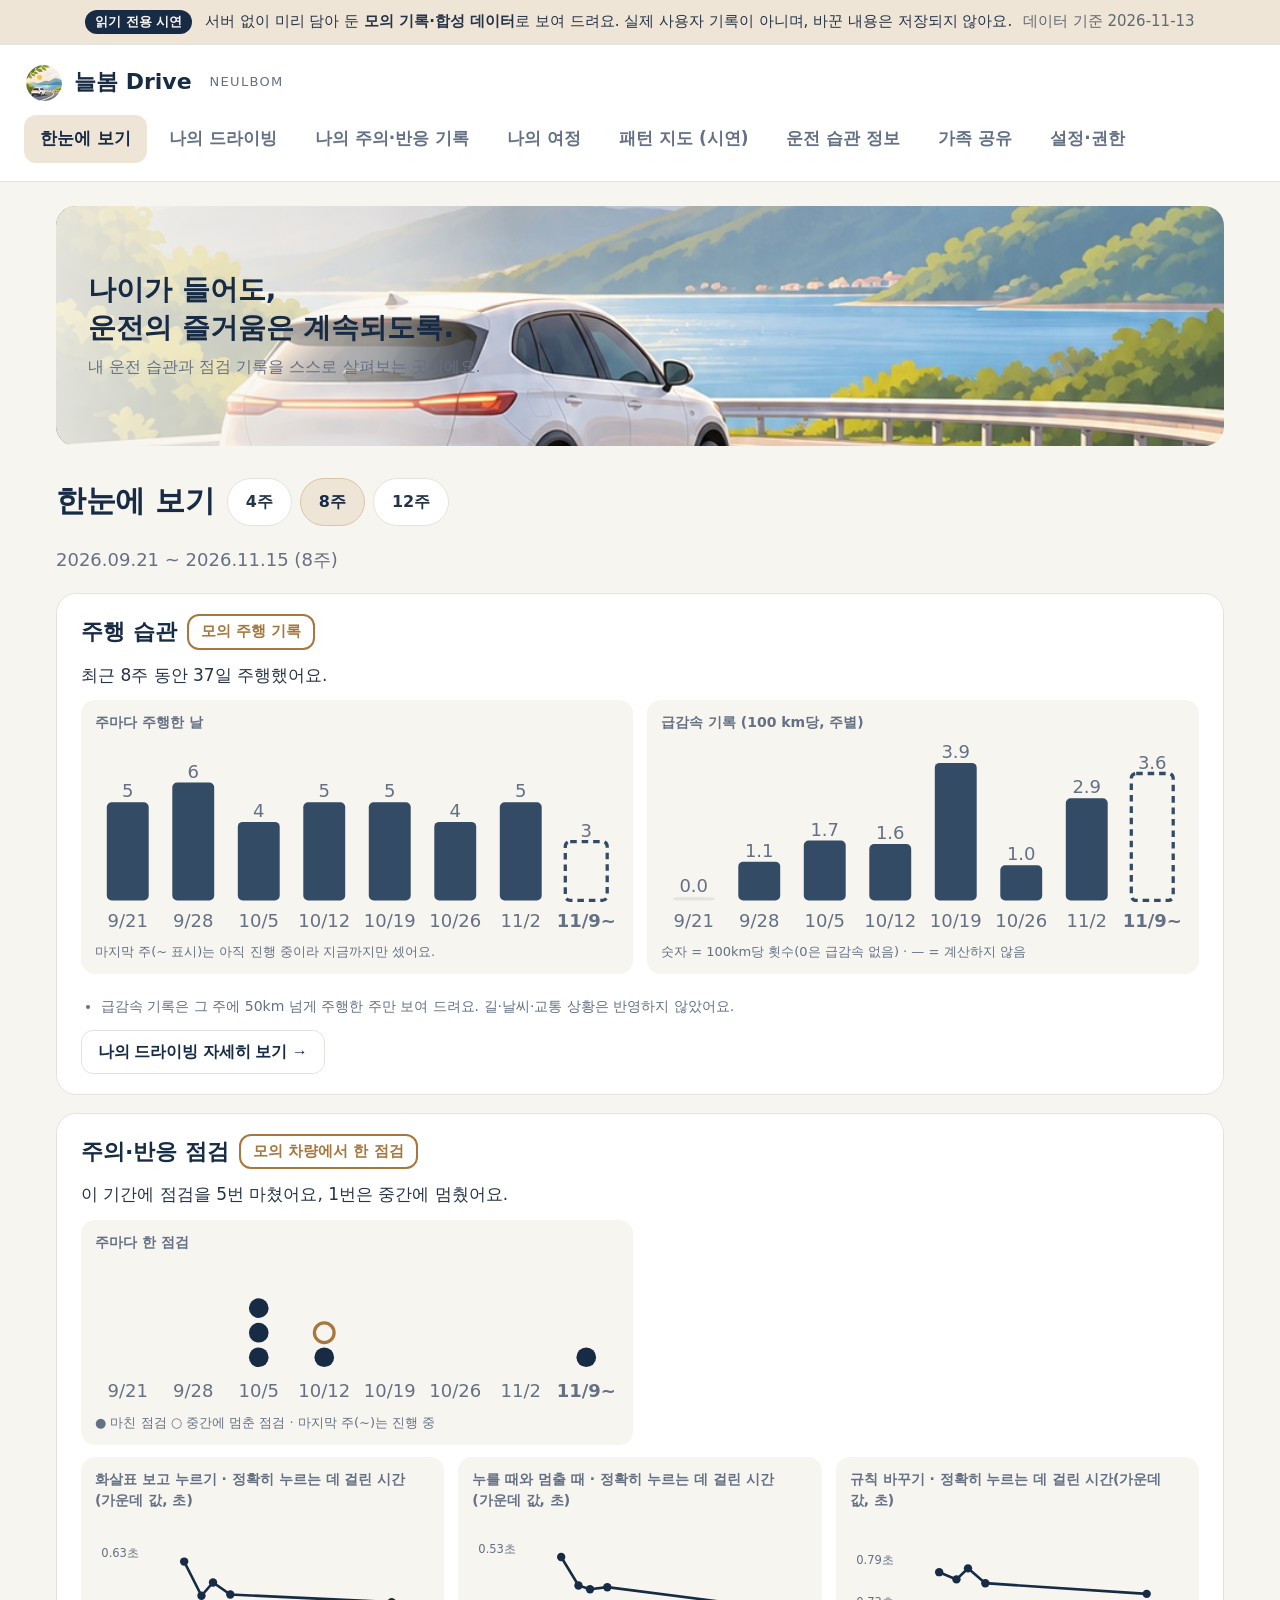
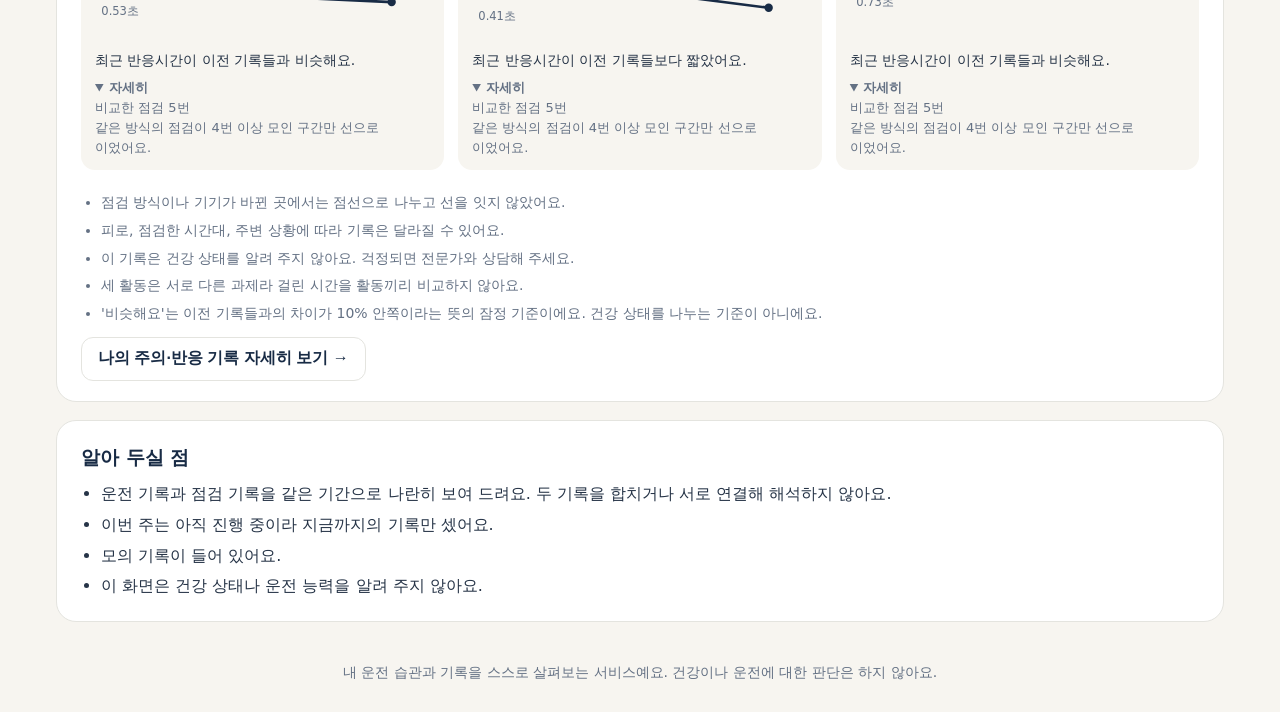
<file: docs/web-demo/index.html>
<!DOCTYPE html>
<html lang="ko">
<head>
<meta charset="utf-8">
<meta name="viewport" content="width=device-width, initial-scale=1">
<!-- 브라우저가 다크 모드에서 화면 색을 강제로 뒤집지 않도록 밝음/어두움 둘 다 직접 지원한다고 밝힌다 -->
<meta name="color-scheme" content="light dark">
<title>늘봄 Drive 웹 시연 (읽기 전용)</title>
<link rel="stylesheet" href="app.css">
<link rel="stylesheet" href="demo-shim.css">
</head>
<body>
<header class="top">
  <div class="brand"><img class="logo" src="img/logo.png" alt="" width="40" height="40">늘봄 Drive<span>NEULBOM</span></div>
  <nav class="tabs" aria-label="주요 메뉴">
    <button class="tab on" data-tab="overview" aria-current="page">한눈에 보기</button>
    <button class="tab" data-tab="driving">나의 드라이빙</button>
    <button class="tab" data-tab="checks">나의 주의·반응 기록</button>
    <button class="tab" data-tab="journey">나의 여정</button>
    <button class="tab" data-tab="pattern">패턴 지도 (시연)</button>
    <button class="tab" data-tab="habits">운전 습관 정보</button>
    <button class="tab" data-tab="share">가족 공유</button>
    <button class="tab" data-tab="settings">설정·권한</button>
  </nav>
</header>

<main>
  <section id="overview" class="panel">
    <!-- 브랜드 그림(차량 앱 대기 화면과 같은 그림, 장식). 문장은 그림과 별도 레이어. -->
    <div class="hero" aria-hidden="true">
      <picture>
        <source srcset="img/hero-dark.jpg" media="(prefers-color-scheme: dark)">
        <img src="img/hero-light.jpg" alt="" width="994" height="820">
      </picture>
      <div class="hero-text">
        <p class="hero-mission">나이가 들어도,<br>운전의 즐거움은 계속되도록.</p>
        <p class="hero-sub">내 운전 습관과 점검 기록을 스스로 살펴보는 곳이에요.</p>
      </div>
    </div>
    <div class="period">
      <h1>한눈에 보기</h1>
      <div class="choices" id="overview-range" role="radiogroup" aria-label="보여 줄 기간"></div>
    </div>
    <p id="overview-state" class="state" aria-live="polite">기록을 불러오는 중이에요.</p>
    <!-- 두 레인은 위아래로 따로 둔다. 서로 잇는 선·문구·합친 값은 없다(D23). -->
    <article class="lane" aria-labelledby="lane-driving-title">
      <div class="lane-head"><h2 id="lane-driving-title">주행 습관</h2><span id="lane-driving-mock" class="badge" hidden>모의 주행 기록</span></div>
      <p id="lane-driving-text" class="text"></p>
      <div class="lane-charts">
        <figure class="chart"><figcaption>주마다 주행한 날</figcaption><div id="chart-driving-days"></div><p id="legend-driving-days" class="chart-sub"></p></figure>
        <figure class="chart"><figcaption>급감속 기록 (100 km당, 주별)</figcaption><div id="chart-driving-decel"></div><p id="legend-driving-decel" class="chart-sub"></p></figure>
      </div>
      <ul id="lane-driving-notes" class="notices small"></ul>
      <button class="ghost link to-tab" data-to="driving" type="button">나의 드라이빙 자세히 보기 →</button>
    </article>
    <article class="lane" aria-labelledby="lane-checks-title">
      <div class="lane-head"><h2 id="lane-checks-title">주의·반응 점검</h2><span id="lane-checks-mock" class="badge" hidden>모의 차량에서 한 점검</span></div>
      <p id="lane-checks-text" class="text"></p>
      <div class="lane-charts">
        <figure class="chart"><figcaption>주마다 한 점검</figcaption><div id="chart-checks-weeks"></div><p id="legend-checks-weeks" class="chart-sub"></p></figure>
      </div>
      <div id="lane-checks-tasks" class="lane-charts three"></div>
      <ul id="lane-checks-notes" class="notices small"></ul>
      <button class="ghost link to-tab" data-to="checks" type="button">나의 주의·반응 기록 자세히 보기 →</button>
    </article>
    <article class="box">
      <h2>알아 두실 점</h2>
      <ul id="overview-notices" class="notices"></ul>
    </article>
  </section>

  <section id="driving" class="panel" hidden>
    <div class="period">
      <button id="prev" class="ghost" aria-label="이전 달">‹</button>
      <h1 id="period-title">이번 달</h1>
      <button id="next" class="ghost" aria-label="다음 달">›</button>
      <span id="mock" class="badge" hidden>모의 주행 기록</span>
      <button class="link-btn to-share" type="button">가족에게 공유하기</button>
    </div>
    <p id="state" class="state" aria-live="polite">기록을 불러오는 중이에요.</p>
    <div id="cards" class="cards"></div>
    <article id="suggest" class="box suggest-box" aria-labelledby="suggest-title" hidden>
      <div class="suggest-head">
        <h2 id="suggest-title">이번 달의 기록과 작은 제안</h2>
        <span id="suggest-badge" class="badge">합성 데이터 기반 기능 시연</span>
      </div>
      <div id="suggest-scenarios" class="choices suggest-scenarios" aria-label="시연 시나리오"></div>
      <p id="suggest-state" class="state"></p>
      <div id="suggest-main"></div>
    </article>
    <article class="box change-box" aria-labelledby="change-title">
      <h2 id="change-title">지난달과 달라진 점</h2>
      <p id="change-state" class="state"></p>
      <ul id="change-list" class="change-list"></ul>
      <p class="small">변화량은 두 달 기록을 그대로 계산한 값이에요. 함께 보여 드리는 운전 습관 정보는 누구에게나 해당하는 일반 정보이고, 내 운전을 평가하거나 원인을 판단한 것이 아니에요.</p>
    </article>
    <div class="lower">
      <article class="box">
        <h2>알아 두실 점</h2>
        <ul id="notices" class="notices"></ul>
      </article>
      <article class="box">
        <h2>이번 달 기록 상태</h2>
        <ul id="driving-quality" class="signals"></ul>
        <p class="small">신호가 일부 끊긴 주행은 참고용으로만 넣고, 너무 짧거나 신호가 크게 빠진 주행은 계산에서 빼요. 기록 상태는 운전 습관을 평가한 값이 아니에요.</p>
      </article>
      <article class="box">
        <h2>이 차량에서 받는 정보</h2>
        <ul id="signals" class="signals"></ul>
        <p class="small">위치, 주행 경로, 목적지는 받지 않아요.</p>
      </article>
    </div>
  </section>

  <section id="checks" class="panel" hidden>
    <div class="period">
      <h1>나의 주의·반응 기록</h1>
      <span id="checks-mock" class="badge" hidden>모의 차량에서 한 점검</span>
      <button class="link-btn to-share" type="button">가족에게 공유하기</button>
    </div>
    <p id="checks-state" class="state" aria-live="polite">기록을 불러오는 중이에요.</p>
    <div id="checks-cards" class="cards"></div>
    <article class="lane records" aria-labelledby="checks-records-title">
      <div class="lane-head"><h2 id="checks-records-title">점검별 기록</h2></div>
      <p class="text">점검할 때마다 남은 기록을 활동별로 따로 보여 드려요. 점검 방식이나 기기가 바뀐 곳은 나눠서 보여 드려요.</p>
      <div id="checks-records" class="lane-charts three"></div>
    </article>
    <div class="lower">
      <article class="box">
        <h2>알아 두실 점</h2>
        <ul id="checks-notices" class="notices"></ul>
      </article>
      <article class="box">
        <h2>최근 점검</h2>
        <ul id="checks-history" class="signals"></ul>
        <p class="small">점검은 차에서, 안전하게 주차했을 때만 할 수 있어요.</p>
      </article>
    </div>
  </section>

  <section id="journey" class="panel" hidden>
    <div class="period">
      <h1>나의 여정</h1>
      <div class="choices" id="journey-range" role="radiogroup" aria-label="보여 줄 기간"></div>
    </div>
    <p class="state">나이가 들어도, 운전의 즐거움은 계속되도록. 달마다 운전하고 점검한 기록이에요.</p>
    <p id="journey-state" class="state" aria-live="polite"></p>
    <div id="journey-months" class="months"></div>
    <article class="box journey-notes">
      <h2>알아 두실 점</h2>
      <ul id="journey-notices" class="notices"></ul>
    </article>
  </section>

  <section id="settings" class="panel" hidden>
    <h1 class="page-title">설정·권한</h1>
    <div class="lower">
      <article class="box">
        <h2>무엇을 허락할지</h2>
        <div id="consents" class="rows"></div>
        <p class="small">바꾼 내용은 차가 다음에 주차할 때 차량에도 반영돼요.</p>
      </article>
      <article class="box">
        <h2>점검 제안 쉬기</h2>
        <p class="small">쉬는 동안에는 차에서 점검을 먼저 제안하지 않아요. 원하실 때 직접 시작할 수는 있어요.</p>
        <div id="pause" class="choices" role="radiogroup" aria-label="점검 제안 쉬기"></div>
        <p id="pause-state" class="small" aria-live="polite"></p>
      </article>
      <article class="box">
        <h2>내 기록</h2>
        <p id="retention" class="small"></p>
        <div class="actions">
          <a class="btn secondary" href="/v1/me/export" download>내 기록 내려받기</a>
          <button id="delete-all" class="btn secondary" type="button">모든 기록 지우기</button>
        </div>
        <p id="data-state" class="small" aria-live="polite"></p>
      </article>
    </div>
  </section>

  <section id="share" class="panel" hidden>
    <h1 class="page-title">가족 공유</h1>
    <div class="lower">
      <article class="box">
        <h2>공유 링크 만들기</h2>
        <p class="small">고른 기록만 볼 수 있는 링크를 만들어요. 받은 사람은 보기만 할 수 있고, 언제든 취소할 수 있어요.</p>
        <fieldset class="rows plain">
          <legend>무엇을 보여 줄까요?</legend>
          <label class="row"><input type="checkbox" name="scope" value="DRIVING_SUMMARY"> 이번 달 나의 드라이빙</label>
          <label class="row"><input type="checkbox" name="scope" value="CHECK_RECORDS"> 나의 주의·반응 기록</label>
        </fieldset>
        <fieldset class="rows plain">
          <legend>얼마 동안 열어 둘까요?</legend>
          <div class="choices" id="share-days"></div>
        </fieldset>
        <button id="share-create" class="btn" type="button">공유 링크 만들기</button>
        <div id="share-result" class="result" hidden>
          <p>아래 링크를 문자나 메신저로 직접 보내 주세요.</p>
          <div class="copy"><input id="share-url" readonly aria-label="공유 링크"><button id="share-copy" class="btn secondary" type="button">복사</button></div>
        </div>
        <p id="share-state" class="small" aria-live="polite"></p>
      </article>
      <article class="box">
        <h2>만든 링크</h2>
        <ul id="share-list" class="signals"></ul>
      </article>
    </div>
  </section>
  <section id="habits" class="panel" hidden>
    <div class="period">
      <h1>건강한 운전 습관 정보</h1>
      <span id="habits-draft" class="badge" hidden>검수 전 임시 내용</span>
    </div>
    <p id="habits-note" class="state"></p>
    <div id="habits-sections" class="cards"></div>
  </section>
  <section id="pattern" class="panel" hidden>
    <div class="period">
      <h1>패턴 지도</h1>
      <span class="badge">시연용 합성 데이터</span>
    </div>
    <p id="pattern-notice" class="pm-banner" role="note">시연용 합성 데이터예요. 실제 운전자 분포가 아니에요.</p>
    <p id="pattern-state" class="state" aria-live="polite"></p>
    <article class="lane" aria-labelledby="pm-checks-title">
      <div class="lane-head"><h2 id="pm-checks-title">주의·반응 점검</h2></div>
      <div id="pattern-checks" class="pm-grid"></div>
      <figure class="chart p3-figure">
        <figcaption>3차원으로 보기 — 세 활동의 반응 시간을 한 공간에 (끌어서 돌려 보세요)</figcaption>
        <div id="pattern-checks-3d"></div>
        <p id="pattern-checks-3d-note" class="chart-sub"></p>
      </figure>
    </article>
    <article class="lane" aria-labelledby="pm-driving-title">
      <div class="lane-head"><h2 id="pm-driving-title">주행 습관</h2></div>
      <div id="pattern-driving" class="pm-grid"></div>
      <figure class="chart p3-figure">
        <figcaption>3차원으로 보기 — 주행한 날·거리·야간 비율을 한 공간에 (끌어서 돌려 보세요)</figcaption>
        <div id="pattern-driving-3d"></div>
        <p id="pattern-driving-3d-note" class="chart-sub"></p>
      </figure>
      <h3 class="pm-sub">시연용 주행 군집</h3>
      <div id="pattern-groups" class="pm-groups"></div>
      <p id="pattern-groups-note" class="chart-sub"></p>
    </article>
    <article class="box">
      <h2>지금 되는 것과 다음 계획</h2>
      <dl class="plan">
        <dt>지금 (시연)</dt>
        <dd>합성 운전자 분포 위에 내 위치 표시, 시연용 주행 군집과 설명, 지난달과 달라진 주행 기록과 일반 운전 습관 정보</dd>
        <dt>다음 계획</dt>
        <dd>실제 사용자 기록이 충분히 모인 뒤 동의 범위 안에서 분포를 다시 만들기, 군집을 쓸지는 그 기록으로 다시 확인</dd>
      </dl>
    </article>
    <article class="box">
      <h2>이 지도에 대해</h2>
      <ul id="pattern-about" class="notices"></ul>
    </article>
  </section>
</main>

<footer class="foot">내 운전 습관과 기록을 스스로 살펴보는 서비스예요. 건강이나 운전에 대한 판단은 하지 않아요.</footer>
<script src="demo-data.js"></script>
<script src="demo-shim.js"></script>
<script src="render.js"></script>
<script src="pattern3d.js"></script>
<script src="pattern.js"></script>
<script src="app.js"></script>
</body>
</html>
</file>
<file: docs/web-demo/app.css>
/* 늘봄 Drive 디자인 토큰(docs/design/home-dashboard-mockup.html) — 주간: 밀키화이트·리치네이비·블론드우드 / 야간: 같은 계열 저휘도 */
:root {
  --bg: #F7F5F0; --surface: #FFFFFF; --primary: #182B45; --primary-light: #344B65;
  --wood: #DCC5A5; --wood-light: #EFE5D7; --text: #263447; --text-2: #647184;
  --border: #E4E4DF; --ok: #52796F; --caution: #A67840; --me: #D99A1E;
  --font: "Pretendard", "Noto Sans KR", "Apple SD Gothic Neo", "Malgun Gothic", system-ui, sans-serif;
  color-scheme: light dark;
}
@media (prefers-color-scheme: dark) {
  :root {
    --bg: #0F1B2C; --surface: #16263A; --primary: #EFE9DF; --primary-light: #C9D2DD;
    --wood: #C9AE86; --wood-light: #233348; --text: #E6E2DA; --text-2: #98A5B6;
    --border: #253850; --ok: #86AFA3; --caution: #CFA06A; --me: #F2C14E;
    color-scheme: dark;
  }
}
* { box-sizing: border-box; }
html, body { margin: 0; }
body { background: var(--bg); color: var(--text); font-family: var(--font); line-height: 1.55; font-size: 18px; word-break: keep-all; overflow-wrap: break-word; }
.top { display: flex; flex-wrap: wrap; align-items: center; gap: 12px 28px; padding: 18px 24px; border-bottom: 1px solid var(--border); background: var(--surface); }
.brand { font-weight: 700; font-size: 22px; color: var(--primary); display: flex; align-items: center; gap: 10px; }
.brand .logo { width: 40px; height: 40px; border-radius: 50%; }
.brand span { font-size: 13px; letter-spacing: .1em; color: var(--text-2); margin-left: 8px; font-weight: 500; }
.tabs { display: flex; gap: 6px; flex-wrap: wrap; }
.tab { font: 600 17px/1 var(--font); color: var(--text-2); background: transparent; border: 0; border-radius: 12px; padding: 14px 16px; min-height: 48px; cursor: pointer; }
.tab.on { background: var(--wood-light); color: var(--primary); }
.tab:focus-visible, .ghost:focus-visible { outline: 3px solid var(--wood); outline-offset: 2px; }
main { max-width: 1200px; margin: 0 auto; padding: 24px 16px 40px; }
.period { display: flex; align-items: center; gap: 12px; flex-wrap: wrap; }
.period h1 { margin: 0; font-size: 30px; color: var(--primary); letter-spacing: -0.01em; font-variant-numeric: tabular-nums; }
.ghost { width: 48px; height: 48px; border-radius: 12px; border: 1px solid var(--border); background: var(--surface); color: var(--primary); font-size: 26px; cursor: pointer; }
.badge { border: 2px solid var(--caution); color: var(--caution); border-radius: 12px; padding: 4px 12px; font-size: 15px; font-weight: 700; }
.state { color: var(--text-2); margin: 10px 0 20px; }
.cards { display: grid; grid-template-columns: repeat(auto-fit, minmax(260px, 1fr)); gap: 16px; }
.card { background: var(--surface); border: 1px solid var(--border); border-radius: 20px; padding: 22px 24px; display: grid; gap: 6px; align-content: start; }
.card .label { color: var(--text-2); font-size: 15px; font-weight: 600; }
.card .value { font-size: 36px; font-weight: 700; color: var(--primary); font-variant-numeric: tabular-nums; letter-spacing: -0.01em; }
.card .value small { font-size: 18px; color: var(--text-2); font-weight: 500; margin-left: 4px; }
.card .text { color: var(--text); font-size: 16px; }
.card.empty .value { color: var(--text-2); }
.card.lead { background: var(--wood-light); border-color: transparent; }
.lower { display: grid; grid-template-columns: repeat(auto-fit, minmax(300px, 1fr)); gap: 16px; margin-top: 20px; }
.box { background: var(--surface); border: 1px solid var(--border); border-radius: 20px; padding: 22px 24px; }
.box h2 { margin: 0 0 10px; font-size: 19px; color: var(--primary); }
.notices, .signals { margin: 0; padding-left: 20px; display: grid; gap: 6px; font-size: 16px; }
.signals { list-style: none; padding: 0; }
.signals li { display: flex; justify-content: space-between; gap: 12px; border-bottom: 1px solid var(--border); padding: 6px 0; }
.signals .yes { color: var(--ok); font-weight: 600; }
.signals .no { color: var(--text-2); }
.small { color: var(--text-2); font-size: 14px; margin: 10px 0 0; }
.foot { text-align: center; color: var(--text-2); font-size: 14px; padding: 0 16px 28px; }
@media (min-width: 1024px) { .cards { grid-template-columns: repeat(3, 1fr); } .card.lead { grid-column: span 1; } }
@media (prefers-reduced-motion: reduce) { * { transition: none !important; } }
/* 기록·설정·공유 (계획서 B+C2) */
.page-title { margin: 0 0 16px; font-size: 30px; color: var(--primary); }
.panel + .panel { margin-top: 32px; }
.card .sub { color: var(--text-2); font-size: 14px; }
.facts { margin: 6px 0 0; padding-left: 18px; font-size: 15px; display: grid; gap: 2px; }
.facts .muted { color: var(--text-2); }
.link-btn { margin-left: auto; font: 600 16px/1 var(--font); color: var(--primary); background: var(--wood-light); border: 0; border-radius: 12px; padding: 14px 16px; min-height: 48px; cursor: pointer; }
.rows { display: grid; gap: 4px; }
.rows.plain { border: 0; padding: 0; margin: 12px 0; }
.rows legend { font-weight: 600; color: var(--primary); margin-bottom: 6px; }
.row { display: flex; align-items: center; gap: 16px; padding: 10px 0; border-bottom: 1px solid var(--border); min-height: 56px; }
.row input[type=checkbox] { width: 26px; height: 26px; accent-color: var(--primary); }
.row .small { margin: 2px 0 0; }
.grow { flex: 1; }
.switch { min-width: 92px; min-height: 48px; border-radius: 999px; border: 2px solid var(--border); background: var(--bg); color: var(--text-2); font: 700 16px/1 var(--font); cursor: pointer; }
.switch.on { background: var(--primary); border-color: var(--primary); color: var(--surface); }
.choices { display: flex; flex-wrap: wrap; gap: 8px; margin: 10px 0; }
.chip { min-height: 48px; padding: 0 18px; border-radius: 999px; border: 1px solid var(--border); background: var(--surface); color: var(--text); font: 600 16px/1 var(--font); cursor: pointer; }
.chip.on { background: var(--wood-light); border-color: var(--wood); color: var(--primary); }
.actions { display: flex; flex-wrap: wrap; gap: 10px; margin-top: 12px; }
.btn { display: inline-flex; align-items: center; justify-content: center; min-height: 56px; padding: 0 22px; border-radius: 16px; border: 2px solid var(--primary); background: var(--primary); color: var(--surface); font: 700 17px/1 var(--font); cursor: pointer; text-decoration: none; }
.btn.secondary { background: transparent; color: var(--primary); }
.btn.small-btn { min-height: 44px; padding: 0 14px; font-size: 15px; }
.result { margin-top: 14px; background: var(--wood-light); border-radius: 16px; padding: 14px 16px; }
.result p { margin: 0 0 8px; }
.copy { display: flex; gap: 8px; }
.copy input { flex: 1; min-width: 0; min-height: 48px; border: 1px solid var(--border); border-radius: 12px; padding: 0 12px; font: 15px var(--font); background: var(--surface); color: var(--text); }
.share-item { align-items: center; }
.share-item .small { margin: 2px 0 0; }
.switch:focus-visible, .chip:focus-visible, .btn:focus-visible, .link-btn:focus-visible { outline: 3px solid var(--wood); outline-offset: 2px; }
@media (max-width: 640px) { .link-btn { margin-left: 0; } .page-title, .period h1 { font-size: 26px; } }
/* 나의 여정 */
.months { display: grid; grid-template-columns: repeat(auto-fill, minmax(340px, 1fr)); gap: 16px; }
.month { background: var(--surface); border: 1px solid var(--border); border-radius: 20px; padding: 20px 22px; display: grid; gap: 12px; align-content: start; }
.month.quiet { background: transparent; padding: 16px 22px; }
.month.quiet .text { color: var(--text-2); }
.month-head { display: flex; align-items: center; gap: 10px; flex-wrap: wrap; }
.month-head h2 { margin: 0; font-size: 20px; color: var(--primary); }
.small-badge { font-size: 13px; padding: 2px 8px; border-width: 1px; }
.month-cols { display: grid; grid-template-columns: 1fr 1fr; gap: 12px; }
.month-col { background: var(--bg); border-radius: 14px; padding: 12px 14px; display: grid; gap: 2px; }
.month-col .label { color: var(--text-2); font-size: 14px; font-weight: 600; }
.month-col .big { font-size: 28px; font-weight: 700; color: var(--primary); font-variant-numeric: tabular-nums; }
.month-col .small { margin: 0; font-size: 14px; }
.month .text { margin: 0; font-size: 16px; }
.journey-notes { margin-top: 20px; }
#journey .period .choices { margin: 0 0 0 auto; }
/* 건강한 운전 습관 정보 */
.habit h2 { margin: 0 0 4px; font-size: 20px; color: var(--primary); }
.habit-items { margin: 0; padding-left: 20px; display: grid; gap: 8px; font-size: 17px; }

/* 한눈에 보기: 두 레인은 따로(서로 잇는 선 없음) */
.lane { background: var(--surface); border: 1px solid var(--border); border-radius: 20px; padding: 20px 24px; display: grid; gap: 12px; margin-bottom: 18px; }
.lane-head { display: flex; align-items: center; gap: 10px; flex-wrap: wrap; }
.lane-head h2 { margin: 0; font-size: 22px; color: var(--primary); }
.lane .text { margin: 0; font-size: 17px; }
.lane-charts { display: grid; grid-template-columns: 1fr; gap: 14px; }
@media (min-width: 900px) { .lane-charts { grid-template-columns: 1fr 1fr; } .lane-charts.three { grid-template-columns: repeat(3, 1fr); } }
.chart { margin: 0; background: var(--bg); border-radius: 14px; padding: 12px 14px; display: grid; gap: 6px; }
.chart figcaption { color: var(--text-2); font-size: 14px; font-weight: 600; }
.chart .chart-text { margin: 0; font-size: 14px; color: var(--text); }
.chart svg { width: 100%; height: auto; display: block; overflow: visible; }
.chart svg .axis { fill: var(--text-2); font-size: 11px; }
.chart svg .bar { fill: var(--primary-light); }
.chart svg .bar.zero { fill: var(--border); }
.chart svg .dot { fill: var(--primary); }
.chart svg .dot.stopped { fill: none; stroke: var(--caution); stroke-width: 2; }
.chart svg .line { fill: none; stroke: var(--primary); stroke-width: 2.5; }
.chart svg .cut { stroke: var(--text-2); stroke-dasharray: 3 3; stroke-width: 1; }
.chart .empty-chart { color: var(--text-2); font-size: 14px; margin: 6px 0; }
.notices.small li { font-size: 14px; }
.link { justify-self: start; }
.lane .link { width: auto; height: auto; min-height: 44px; padding: 8px 16px; border-radius: 12px; font-size: 16px; font-weight: 600; }
.chart .chart-sub { margin: 0; font-size: 13px; color: var(--text-2); }
.chart svg .bar.partial { fill: none; stroke: var(--primary-light); stroke-width: 2; stroke-dasharray: 4 3; }
.chart svg .partial-label { font-weight: 700; }
.chart .chart-warn { margin: 0; font-size: 13px; color: var(--caution); font-weight: 600; }
.chart .chart-more summary { cursor: pointer; color: var(--text-2); font-size: 13px; font-weight: 600; }
.chart .chart-more { display: grid; gap: 4px; }
.chart .chart-note { margin: 0; font-size: 13px; color: var(--text); font-weight: 600; }

/* 패턴 지도(시연): 분포는 단색 농도만 쓴다(평가하는 색 없음) */
.pm-banner { background: var(--wood-light); border-left: 4px solid var(--caution); border-radius: 12px; padding: 12px 16px; margin: 14px 0 0; font-weight: 600; color: var(--primary); }
.pm-grid { display: grid; grid-template-columns: 1fr; gap: 14px; }
@media (min-width: 1100px) { .pm-grid { grid-template-columns: 1fr 1fr; } }
.chart svg .pm-whisker { stroke: var(--text-2); stroke-width: 1.5; opacity: .5; }
.chart svg .pm-outer { fill: var(--primary-light); opacity: .22; }
.chart svg .pm-inner { fill: var(--primary-light); opacity: .55; }
.chart svg .pm-mid { stroke: var(--primary); stroke-width: 2.5; }
.chart svg .pm-me { stroke: var(--me); stroke-width: 3; stroke-dasharray: 5 3; }
.chart svg .pm-me-label { fill: var(--primary); font-size: 13px; font-weight: 700; }
.chart svg .band-label { font-size: 12px; }
.chart svg .band-label.all { font-weight: 700; fill: var(--text); }
/* 점검별 기록 */
.lane.records { margin-top: 20px; }
.rec-table { width: 100%; border-collapse: collapse; font-size: 14px; font-variant-numeric: tabular-nums; }
.rec-table th { text-align: left; color: var(--text-2); font-weight: 600; padding: 4px 6px; border-bottom: 1px solid var(--border); }
.rec-table td { padding: 5px 6px; border-bottom: 1px solid var(--border); }
.rec-table tr.muted td { color: var(--text-2); }
.rec-table td.key { color: var(--text-2); font-size: 12px; }
/* 패턴 지도 3D */
.p3-figure { margin-top: 4px; }
.p3-canvas { width: 100%; height: 380px; display: block; touch-action: none; cursor: grab; border-radius: 10px; background: var(--surface); }
.p3-canvas:active { cursor: grabbing; }
.p3-canvas:focus-visible { outline: 3px solid var(--wood); outline-offset: 2px; }
.p3-bands { margin: 8px 0 0; }
/* 한눈에 보기 브랜드 그림 */
.hero { position: relative; border-radius: 20px; overflow: hidden; height: 240px; margin-bottom: 22px; background: var(--wood-light); }
.hero img { width: 100%; height: 100%; object-fit: cover; object-position: 50% 42%; display: block; }
.hero-text { position: absolute; left: 0; top: 0; bottom: 0; display: flex; flex-direction: column; justify-content: center; gap: 8px; padding: 0 32px; max-width: 70%;
  background: linear-gradient(90deg, color-mix(in srgb, var(--bg) 88%, transparent) 0%, color-mix(in srgb, var(--bg) 55%, transparent) 70%, transparent 100%); }
.hero-mission { margin: 0; font-size: 28px; line-height: 1.35; font-weight: 700; color: var(--primary); }
.hero-sub { margin: 0; font-size: 16px; color: var(--text-2); }
@media (max-width: 640px) { .hero { height: 170px; } .hero-text { padding: 0 18px; max-width: 88%; } .hero-mission { font-size: 21px; } .hero-sub { font-size: 14px; } }
/* 시연용 주행 군집: 범례, 설명 카드 (색은 구분용, 좋고 나쁨 아님) */
.p3-groups { display: flex; flex-wrap: wrap; gap: 8px; margin: 10px 0 0; }
.p3-group { display: inline-flex; align-items: center; gap: 8px; min-height: 44px; padding: 0 14px; border-radius: 999px; border: 1px solid var(--border); background: var(--surface); color: var(--text); font: 600 15px/1.2 var(--font); cursor: pointer; }
.p3-group[aria-pressed="true"] { border-color: var(--primary); box-shadow: inset 0 0 0 1px var(--primary); }
.p3-group-me { cursor: default; }
.p3-swatch { width: 14px; height: 14px; border-radius: 50%; flex: none; display: inline-block; }
.p3-swatch-me { background: var(--me); border: 2px solid var(--primary); }
.pm-sub { font-size: 18px; color: var(--primary); margin: 18px 0 10px; }
.pm-groups { display: grid; grid-template-columns: 1fr; gap: 12px; }
@media (min-width: 720px) { .pm-groups { grid-template-columns: 1fr 1fr; } }
@media (min-width: 1100px) { .pm-groups { grid-template-columns: repeat(4, 1fr); } }
.pm-group { background: var(--surface); border: 1px solid var(--border); border-top: 5px solid var(--group); border-radius: 12px; padding: 14px 16px; }
.pm-group.mine { border-color: var(--me); border-top-color: var(--group); box-shadow: 0 0 0 2px var(--me); }
.pm-group-head { display: flex; align-items: center; gap: 8px; }
.pm-group h3 { margin: 0; font-size: 17px; color: var(--primary); }
.pm-group p { margin: 8px 0 0; line-height: 1.5; }
.pm-group-nums { font-weight: 600; color: var(--primary); }
.pm-group-me { font-weight: 700; color: var(--primary); background: var(--wood-light); border-radius: 8px; padding: 6px 10px; }
.plan { display: grid; grid-template-columns: max-content 1fr; gap: 6px 16px; margin: 8px 0 0; }
.plan dt { font-weight: 700; color: var(--primary); }
.plan dd { margin: 0; line-height: 1.5; }
@media (max-width: 560px) { .plan { grid-template-columns: 1fr; } .plan dd { margin-bottom: 8px; } }
/* 지난달과 비교 */
.change-list { list-style: none; padding: 0; margin: 8px 0 0; display: grid; gap: 10px; }
.change-list > li { background: var(--surface); border: 1px solid var(--border); border-radius: 12px; padding: 12px 16px; line-height: 1.5; }
.change-list .tip { margin: 6px 0 0; color: var(--text-2); }
.change-list .tip strong { color: var(--primary); }
.change-list > li > p { margin: 0; font-weight: 600; color: var(--primary); }
.change-list .tip ul { margin: 4px 0 0; padding-left: 20px; }
.change-list .tip p { margin: 0; }
/* 이번 달의 기록과 작은 제안(시연). 빨강, 노랑, 초록 판정 색은 쓰지 않는다. */
.suggest-head { display: flex; flex-wrap: wrap; align-items: center; gap: 10px; }
.suggest-head h2 { margin: 0; }
.suggest-scenarios { margin: 12px 0 0; }
.suggest-scenarios .chip { min-height: 44px; font-size: 15px; padding: 0 14px; }
.suggest-lead { margin: 16px 0 0; padding: 18px 20px; border-radius: 14px; background: var(--wood-light); border-left: 6px solid var(--primary); }
.suggest-lead .together { margin: 0; font-size: 21px; line-height: 1.6; font-weight: 600; color: var(--primary); }
.suggest-lead .action { margin: 10px 0 0; font-size: 21px; line-height: 1.6; font-weight: 700; color: var(--primary); }
.suggest-cols { display: grid; grid-template-columns: 1fr; gap: 12px; margin: 14px 0 0; }
@media (min-width: 900px) { .suggest-cols { grid-template-columns: 1fr 1fr; } }
.suggest-col { background: var(--surface); border: 1px solid var(--border); border-radius: 12px; padding: 14px 16px; }
.suggest-col h3 { margin: 0; font-size: 17px; color: var(--primary); }
.suggest-col ul { margin: 8px 0 0; padding-left: 20px; line-height: 1.6; font-size: 17px; }
.suggest-col .basis { margin: 8px 0 0; color: var(--text-2); font-size: 15px; line-height: 1.5; }
.suggest-more { margin: 12px 0 0; }
.suggest-more summary { cursor: pointer; min-height: 44px; display: flex; align-items: center; font-weight: 700; color: var(--primary); font-size: 17px; }
.suggest-more .other { margin: 8px 0 0; padding: 12px 16px; border: 1px solid var(--border); border-radius: 12px; background: var(--surface); line-height: 1.6; font-size: 17px; }
.suggest-note { margin: 12px 0 0; color: var(--text-2); font-size: 15px; line-height: 1.5; }
</file>
<file: docs/web-demo/demo-shim.css>
/* 읽기 전용 시연 표시. 웹 화면 색 토큰을 그대로 쓴다. */
.demo-bar {
  position: sticky;
  top: 0;
  z-index: 50;
  padding: 10px 16px;
  background: var(--wood-light);
  font-family: var(--font);
  color: var(--text);
  font-size: 15px;
  line-height: 1.5;
  text-align: center;
  border-bottom: 1px solid var(--border);
}
.demo-bar strong {
  display: inline-block;
  margin-right: 8px;
  padding: 2px 10px;
  border-radius: 999px;
  background: var(--primary);
  color: var(--bg);
  font-size: 13px;
}
.demo-bar .demo-at { opacity: .7; margin-left: 6px; }
.demo-toast {
  position: fixed;
  left: 50%;
  bottom: 24px;
  transform: translateX(-50%);
  z-index: 60;
  max-width: calc(100% - 32px);
  padding: 12px 20px;
  border-radius: 12px;
  background: var(--primary);
  color: var(--bg);
  font-size: 15px;
}
.demo-toast[hidden] { display: none; }
</file>
